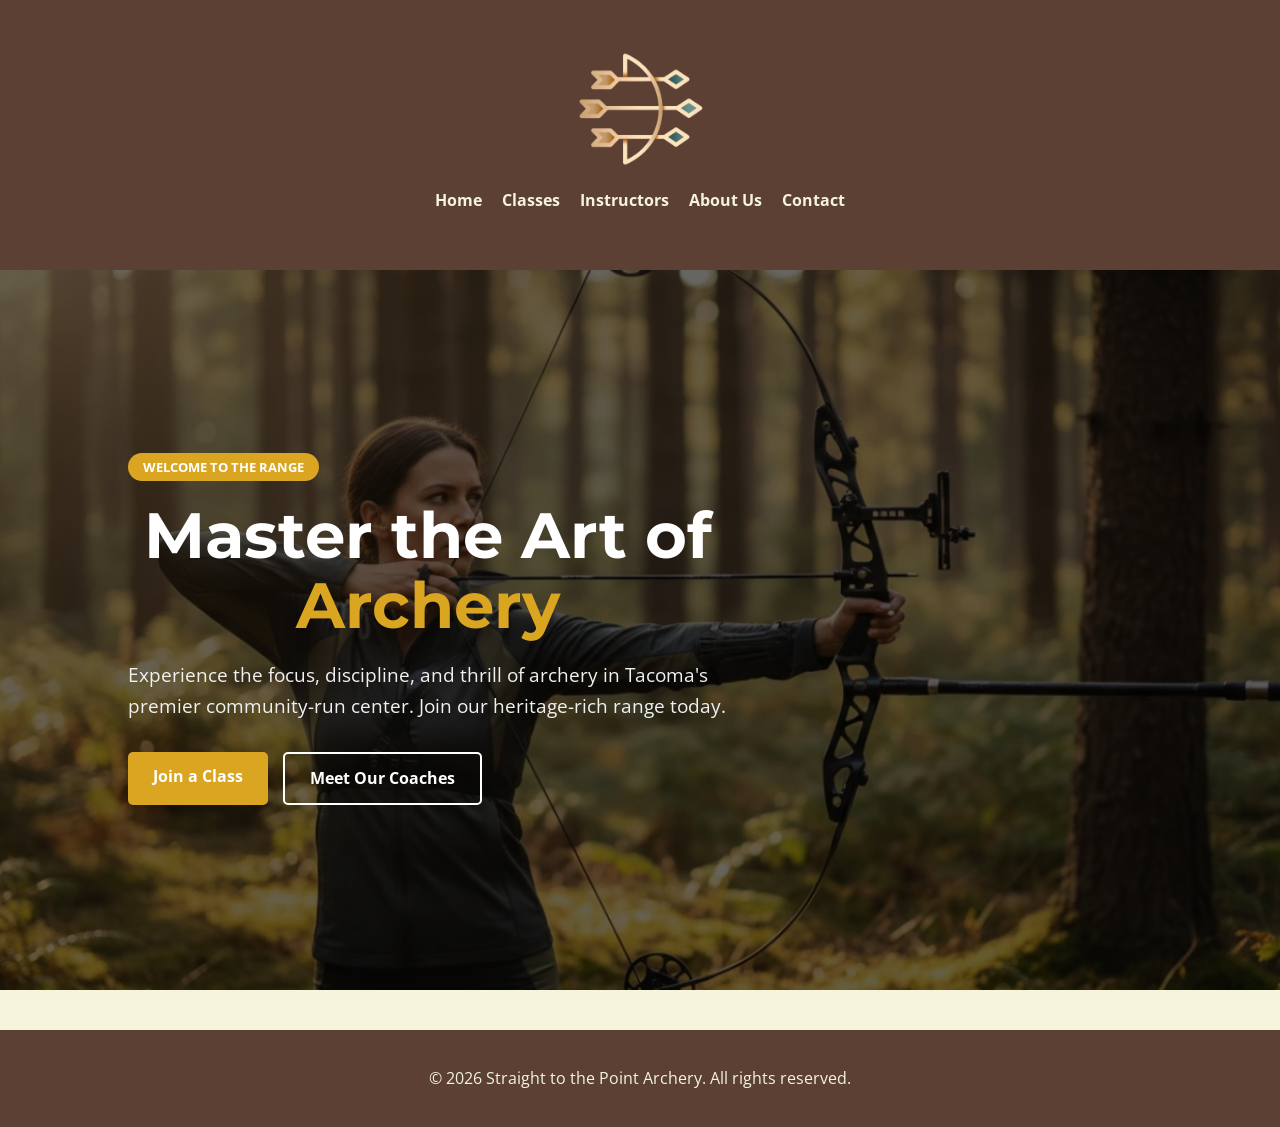
<file: index.html>
<!DOCTYPE html>
<html lang="en">
<head>
    <meta charset="UTF-8">
    <meta name="viewport" content="width=device-width, initial-scale=1.0">
    <title>Straight to the Point Archery | Home</title>
    <link href="https://fonts.googleapis.com/css?family=Montserrat:400,700&display=swap" rel="stylesheet">
    <link href="https://fonts.googleapis.com/css?family=Open+Sans:400,700&display=swap" rel="stylesheet">
    <link rel="stylesheet" href="https://cdnjs.cloudflare.com/ajax/libs/font-awesome/6.0.0/css/all.min.css">
    <link rel="stylesheet" href="css/styles.css">
</head>
<body>
    <a href="#main-content" class="skip-link">Skip to main content</a>
    <header>
        <img src="images/logo.png" alt="Straight to the Point Archery Logo">
        <nav>
            <ul>
                <li><a href="index.html">Home</a></li>
                <li><a href="classes.html">Classes</a></li>
                <li><a href="instructors.html">Instructors</a></li>
                <li><a href="about.html">About Us</a></li>
                <li><a href="contact.html">Contact</a></li>
            </ul>
        </nav>
    </header>
    <main id="main-content">
    <section class="hero">
        <div class="hero-content">
            <span class="badge">Welcome to the Range</span>
            <h1>Master the Art of <br><span class="highlight">Archery</span></h1>
            <p>Experience the focus, discipline, and thrill of archery in Tacoma's premier community-run center. Join our heritage-rich range today.</p>
            
            <div class="hero-buttons">
                <a href="classes.html" class="cta-button">Join a Class</a>
                <a href="instructors.html" class="secondary-button">Meet Our Coaches</a>
            </div>
        </div>
    </section>
</main>
    <footer>
        <p>&copy; 2026 Straight to the Point Archery. All rights reserved.</p>
    </footer>
</body>
</html>
</file>
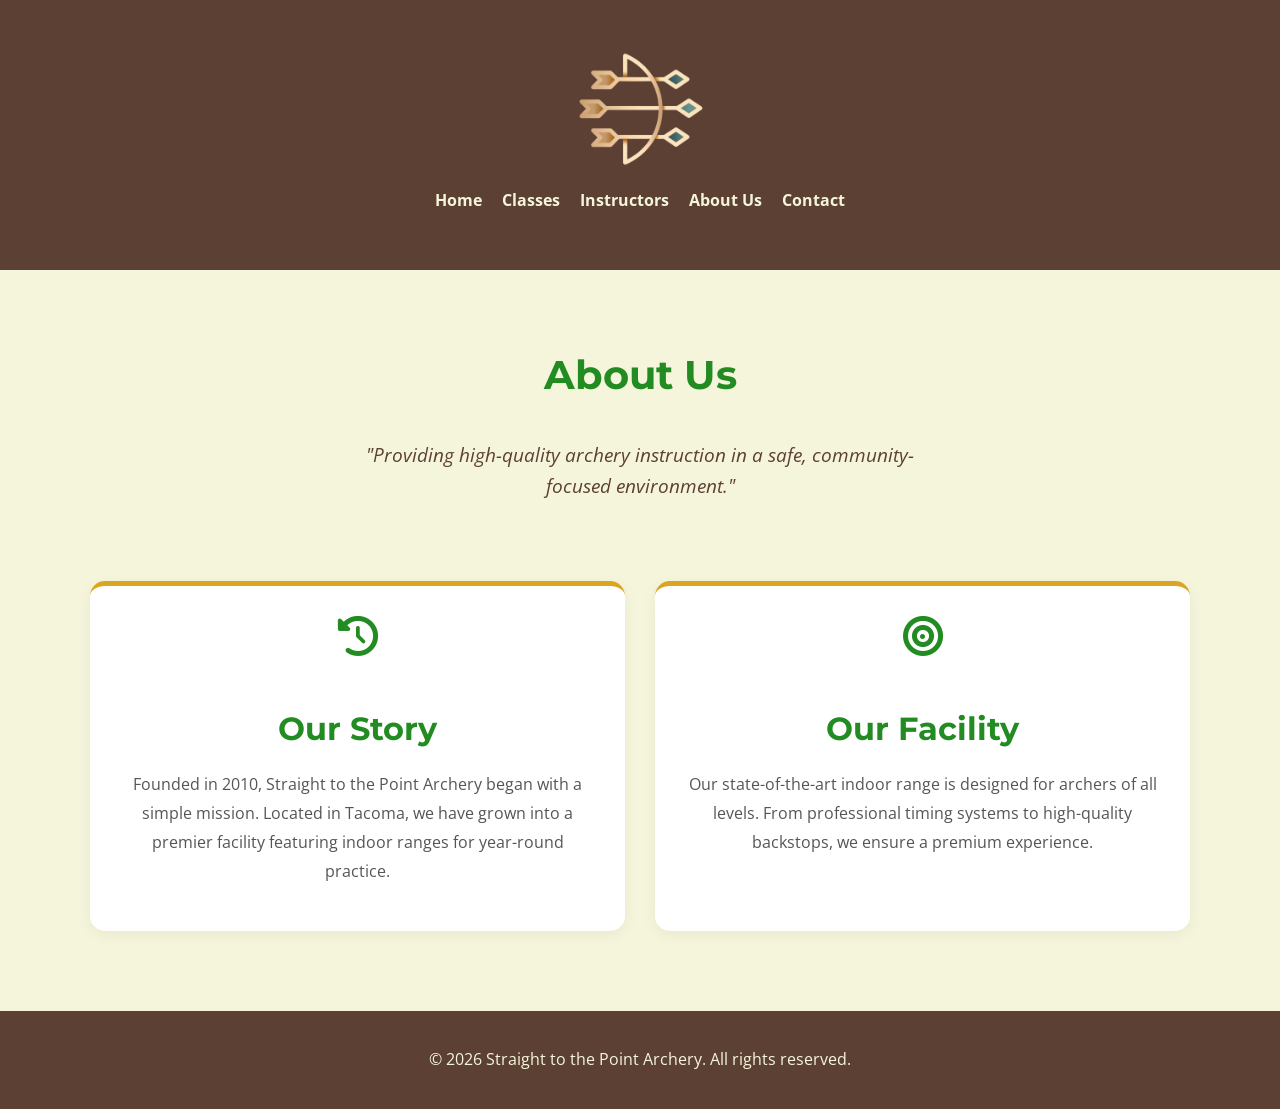
<file: about.html>
<!DOCTYPE html>
<html lang="en">
<head>
    <meta charset="UTF-8">
    <meta name="viewport" content="width=device-width, initial-scale=1.0">
    <title>Straight to the Point Archery | About Us</title>
    <link href="https://fonts.googleapis.com/css?family=Montserrat:400,700&display=swap" rel="stylesheet">
    <link href="https://fonts.googleapis.com/css?family=Open+Sans:400,700&display=swap" rel="stylesheet">
    <link rel="stylesheet" href="https://cdnjs.cloudflare.com/ajax/libs/font-awesome/6.0.0/css/all.min.css">
    <link rel="stylesheet" href="css/styles.css">
</head>
<body>
    <a href="#main-content" class="skip-link">Skip to main content</a>
    <header>
        <img src="images/logo.png" alt="Straight to the Point Archery Logo">
        <nav>
            <ul>
                <li><a href="index.html">Home</a></li>
                <li><a href="classes.html">Classes</a></li>
                <li><a href="instructors.html">Instructors</a></li>
                <li><a href="about.html">About Us</a></li>
                <li><a href="contact.html">Contact</a></li>
            </ul>
        </nav>
    </header>
    <main id="main-content" class="container">
    <section class="about-hero">
        <h1>About Us</h1>
        <p class="mission-statement">"Providing high-quality archery instruction in a safe, community-focused environment."</p>
    </section>

    <div class="about-grid">
        <section class="about-card">
            <i class="fas fa-history card-icon"></i>
            <h2>Our Story</h2>
            <p>Founded in 2010, Straight to the Point Archery began with a simple mission. Located in Tacoma, we have grown into a premier facility featuring indoor ranges for year-round practice.</p>
        </section>

        <section class="about-card">
            <i class="fas fa-bullseye card-icon"></i>
            <h2>Our Facility</h2>
            <p>Our state-of-the-art indoor range is designed for archers of all levels. From professional timing systems to high-quality backstops, we ensure a premium experience.</p>
        </section>
    </div>
</main>
    <footer>
        <p>&copy; 2026 Straight to the Point Archery. All rights reserved.</p>
    </footer>
</body>
</html>
</file>
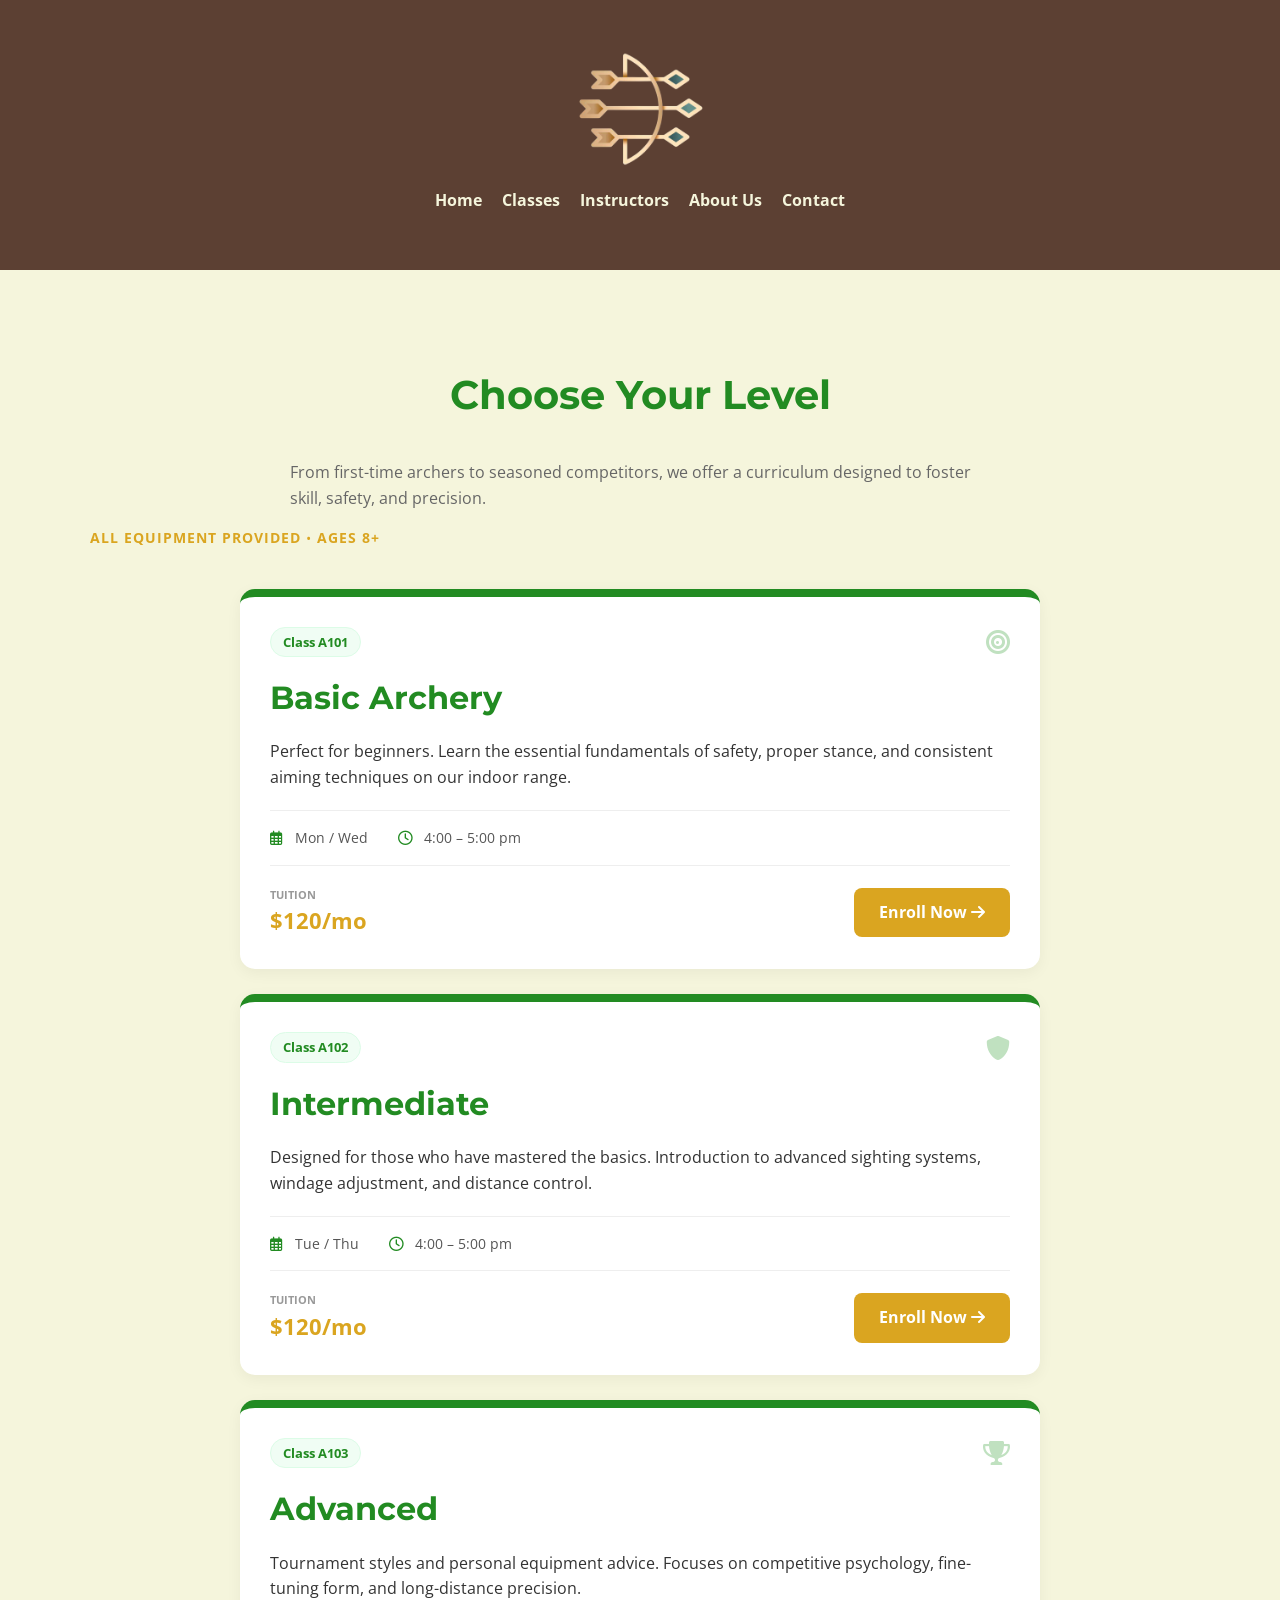
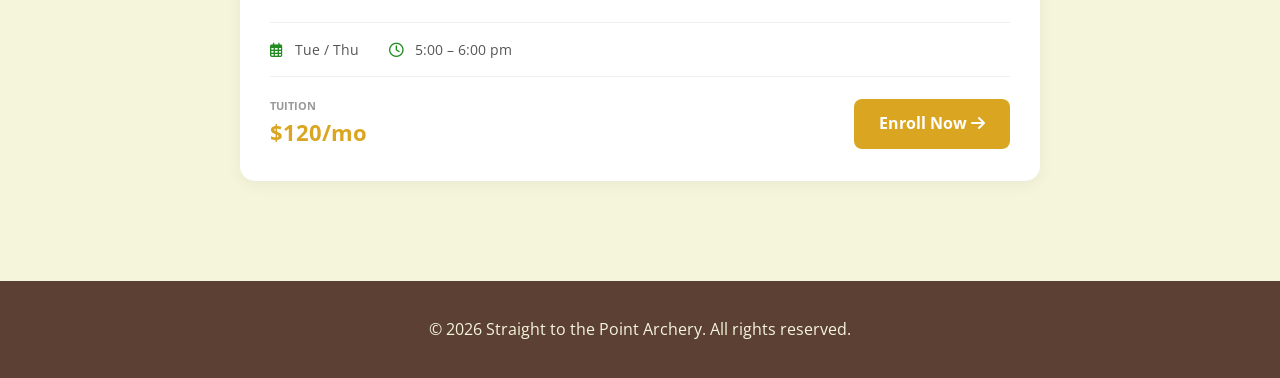
<file: classes.html>
<!DOCTYPE html>
<html lang="en">
<head>
    <meta charset="UTF-8">
    <meta name="viewport" content="width=device-width, initial-scale=1.0">
    <title>Straight to the Point Archery | Classes</title>
    <link href="https://fonts.googleapis.com/css?family=Montserrat:400,700&display=swap" rel="stylesheet">
    <link href="https://fonts.googleapis.com/css?family=Open+Sans:400,700&display=swap" rel="stylesheet">
    <link rel="stylesheet" href="https://cdnjs.cloudflare.com/ajax/libs/font-awesome/6.0.0/css/all.min.css">
    <link rel="stylesheet" href="css/styles.css">
</head>
<body>
    <a href="#main-content" class="skip-link">Skip to main content</a>
    <header>
        <img src="images/logo.png" alt="Straight to the Point Archery Logo">
        <nav>
            <ul>
                <li><a href="index.html">Home</a></li>
                <li><a href="classes.html">Classes</a></li>
                <li><a href="instructors.html">Instructors</a></li>
                <li><a href="about.html">About Us</a></li>
                <li><a href="contact.html">Contact</a></li>
            </ul>
        </nav>
    </header>
    <main id="main-content" class="container">
    <section class="section">
        <h1>Choose Your Level</h1>
        <p class="section-intro">From first-time archers to seasoned competitors, we offer a curriculum designed to foster skill, safety, and precision.</p>
        <p class="announcement"><strong>ALL EQUIPMENT PROVIDED</strong> • <strong>AGES 8+</strong></p>

        <div class="classes-container">
            <article class="class-card">
                <div class="class-header">
                    <span class="class-badge">Class A101</span>
                    <i class="fas fa-bullseye class-icon"></i>
                </div>
                <h2>Basic Archery</h2>
                <p>Perfect for beginners. Learn the essential fundamentals of safety, proper stance, and consistent aiming techniques on our indoor range.</p>
                <div class="class-details">
                    <span><i class="far fa-calendar-alt"></i> Mon / Wed</span>
                    <span><i class="far fa-clock"></i> 4:00 – 5:00 pm</span>
                </div>
                <div class="class-footer">
                    <div class="tuition">
                        <small>TUITION</small>
                        <p>$120/mo</p>
                    </div>
                    <a href="contact.html" class="enroll-button">Enroll Now <i class="fas fa-arrow-right"></i></a>
                </div>
            </article>

            <article class="class-card">
                <div class="class-header">
                    <span class="class-badge">Class A102</span>
                    <i class="fas fa-shield-alt class-icon"></i>
                </div>
                <h2>Intermediate</h2>
                <p>Designed for those who have mastered the basics. Introduction to advanced sighting systems, windage adjustment, and distance control.</p>
                <div class="class-details">
                    <span><i class="far fa-calendar-alt"></i> Tue / Thu</span>
                    <span><i class="far fa-clock"></i> 4:00 – 5:00 pm</span>
                </div>
                <div class="class-footer">
                    <div class="tuition">
                        <small>TUITION</small>
                        <p>$120/mo</p>
                    </div>
                    <a href="contact.html" class="enroll-button">Enroll Now <i class="fas fa-arrow-right"></i></a>
                </div>
            </article>

            <article class="class-card">
                <div class="class-header">
                    <span class="class-badge">Class A103</span>
                    <i class="fas fa-trophy class-icon"></i>
                </div>
                <h2>Advanced</h2>
                <p>Tournament styles and personal equipment advice. Focuses on competitive psychology, fine-tuning form, and long-distance precision.</p>
                <div class="class-details">
                    <span><i class="far fa-calendar-alt"></i> Tue / Thu</span>
                    <span><i class="far fa-clock"></i> 5:00 – 6:00 pm</span>
                </div>
                <div class="class-footer">
                    <div class="tuition">
                        <small>TUITION</small>
                        <p>$120/mo</p>
                    </div>
                    <a href="contact.html" class="enroll-button">Enroll Now <i class="fas fa-arrow-right"></i></a>
                </div>
            </article>
        </div>
    </section>
</main>
    <footer>
        <p>&copy; 2026 Straight to the Point Archery. All rights reserved.</p>
    </footer>
</body>
</html>
</file>
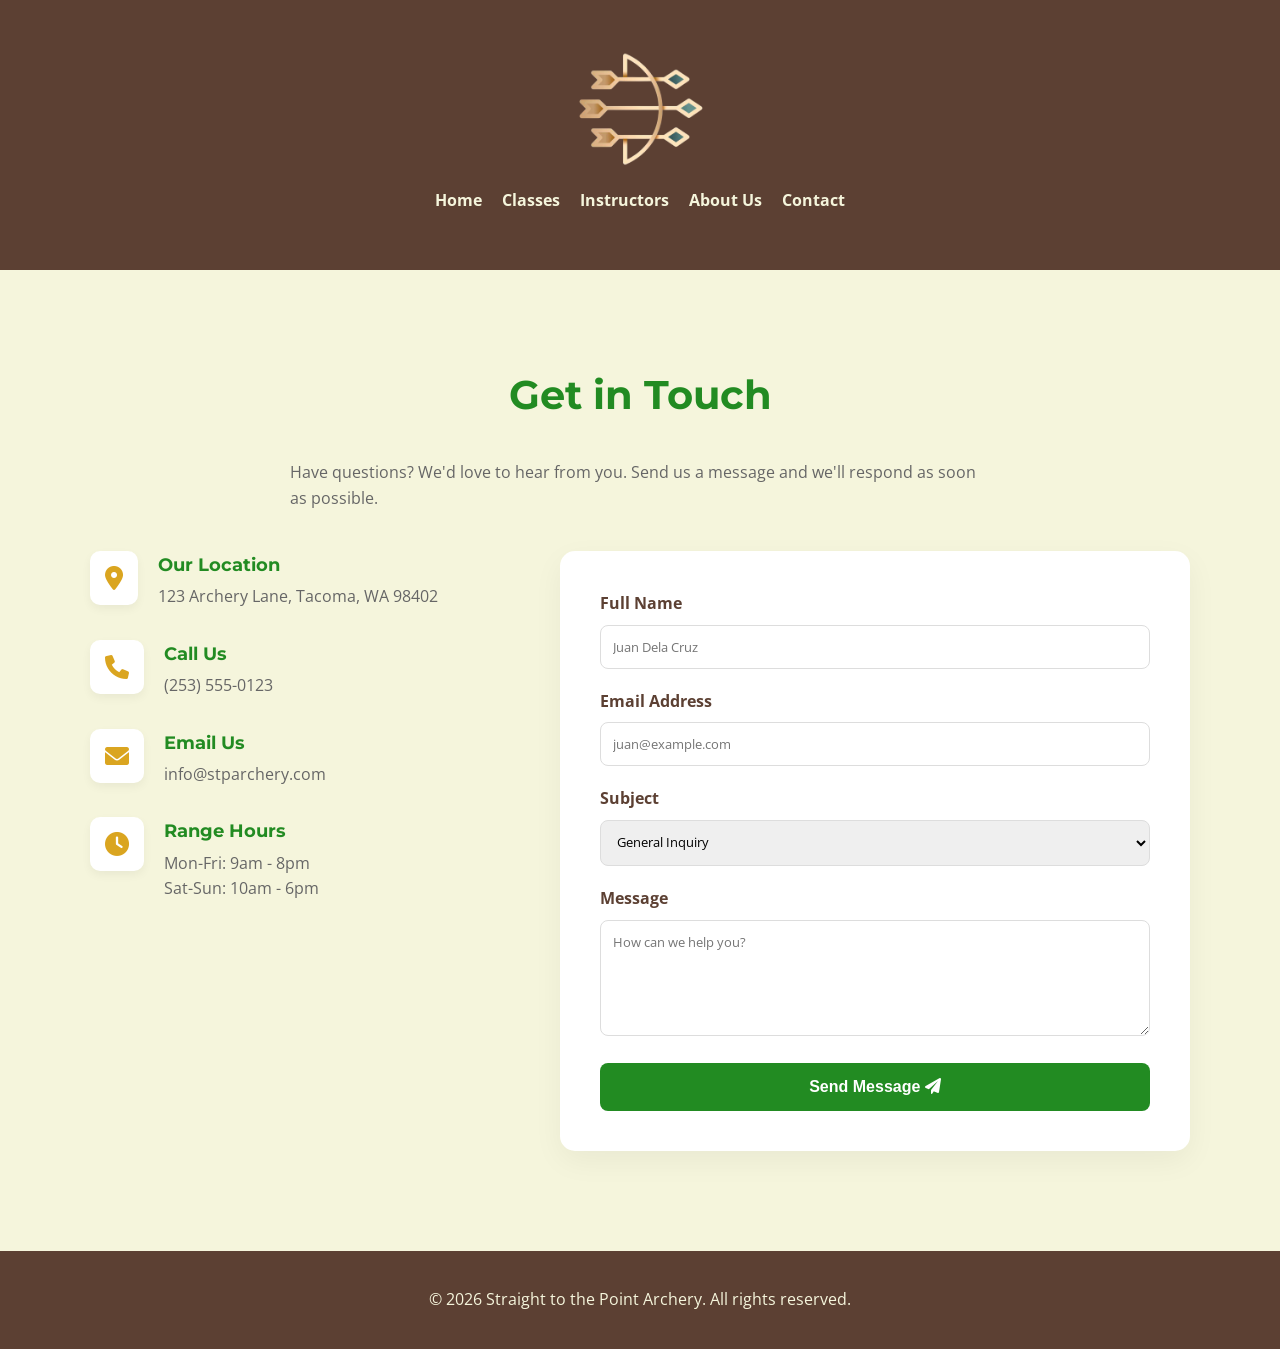
<file: contact.html>
<!DOCTYPE html>
<html lang="en">
<head>
    <meta charset="UTF-8">
    <meta name="viewport" content="width=device-width, initial-scale=1.0">
    <title>Straight to the Point Archery | Contact</title>
    <link href="https://fonts.googleapis.com/css?family=Montserrat:400,700&display=swap" rel="stylesheet">
    <link href="https://fonts.googleapis.com/css?family=Open+Sans:400,700&display=swap" rel="stylesheet">
    <link rel="stylesheet" href="https://cdnjs.cloudflare.com/ajax/libs/font-awesome/6.0.0/css/all.min.css">
    <link rel="stylesheet" href="css/styles.css">
</head>
<body>
    <a href="#main-content" class="skip-link">Skip to main content</a>
    <header>
        <img src="images/logo.png" alt="Straight to the Point Archery Logo">
        <nav>
            <ul>
                <li><a href="index.html">Home</a></li>
                <li><a href="classes.html">Classes</a></li>
                <li><a href="instructors.html">Instructors</a></li>
                <li><a href="about.html">About Us</a></li>
                <li><a href="contact.html">Contact</a></li>
            </ul>
        </nav>
    </header>
    <main id="main-content" class="container">
    <section class="section">
        <h1>Get in Touch</h1>
        <p class="section-intro">Have questions? We'd love to hear from you. Send us a message and we'll respond as soon as possible.</p>

        <div class="contact-grid">
            <div class="contact-info">
                <div class="info-item">
                    <i class="fas fa-map-marker-alt"></i>
                    <div>
                        <h3>Our Location</h3>
                        <p>123 Archery Lane, Tacoma, WA 98402</p>
                    </div>
                </div>
                <div class="info-item">
                    <i class="fas fa-phone"></i>
                    <div>
                        <h3>Call Us</h3>
                        <p>(253) 555-0123</p>
                    </div>
                </div>
                <div class="info-item">
                    <i class="fas fa-envelope"></i>
                    <div>
                        <h3>Email Us</h3>
                        <p>info@stparchery.com</p>
                    </div>
                </div>
                <div class="info-item">
                    <i class="fas fa-clock"></i>
                    <div>
                        <h3>Range Hours</h3>
                        <p>Mon-Fri: 9am - 8pm<br>Sat-Sun: 10am - 6pm</p>
                    </div>
                </div>
            </div>

            <div class="contact-form-container">
                <form action="#" class="styled-form">
                    <div class="form-group">
                        <label for="name">Full Name</label>
                        <input type="text" id="name" name="name" placeholder="Juan Dela Cruz" required>
                    </div>
                    <div class="form-group">
                        <label for="email">Email Address</label>
                        <input type="email" id="email" name="email" placeholder="juan@example.com" required>
                    </div>
                    <div class="form-group">
                        <label for="subject">Subject</label>
                        <select id="subject" name="subject">
                            <option value="general">General Inquiry</option>
                            <option value="classes">Class Registration</option>
                            <option value="private">Private Coaching</option>
                        </select>
                    </div>
                    <div class="form-group">
                        <label for="message">Message</label>
                        <textarea id="message" name="message" rows="5" placeholder="How can we help you?" required></textarea>
                    </div>
                    <button type="submit" class="submit-button">Send Message <i class="fas fa-paper-plane"></i></button>
                </form>
            </div>
        </div>
    </section>
</main>
    <footer>
        <p>&copy; 2026 Straight to the Point Archery. All rights reserved.</p>
    </footer>
</body>
</html>
</file>
<file: css/styles.css>
/* 1. Define Variables - Taylor's Palette */
:root {
    --forest-green: #228B22;
    --deep-brown: #5C4033;
    --gold-accent: #DAA520;
    --cream-white: #F5F5DC;
}

/* 2. Typography & Base Styles */
body {
    font-family: 'Open Sans', sans-serif;
    background-color: var(--cream-white);
    color: #333;
    margin: 0;
    padding: 0;
    line-height: 1.6;
    flex-direction: column; /* I-stack ang content vertically */
}

h1, h2, h3, h4, h5, h6 {
    font-family: 'Montserrat', sans-serif;
    font-weight: bold;
    color: var(--forest-green);
}

h1 { font-size: 2.5em; text-align: center; }
h2 { font-size: 2em; }

html, body {
    height: 100%; /* Kinahanglan full height ang html/body */
    margin: 0;
}

/* 3. Header & Footer */
header {
    background-color: var(--deep-brown);
    color: var(--cream-white);
    padding: 40px 0;
    text-align: center;
}

header img {
    max-width: 200px;
    height: auto;
    display: block;
    margin: 0 auto 15px;
}

footer {
    background-color: var(--deep-brown);
    color: var(--cream-white);
    text-align: center;
    padding: 20px;
    margin-top: 40px;
}

main {
    flex: 1; /* Kini ang mo-push sa footer paubos */
}

/* 4. Navigation Bar */
nav ul {
    list-style: none;
    display: flex;
    justify-content: center;
    gap: 20px;
    padding: 0;
    margin-top: 15px;
}

nav a {
    color: var(--cream-white);
    text-decoration: none;
    font-weight: bold;
}

/* 5. Design Elements */
.container {
    width: 90%;
    max-width: 1100px;
    margin: 0 auto;
}

.section {
    padding: 60px 0;
}

/* 6. Gold Button Style */
.cta-button {
    background-color: var(--gold-accent);
    color: #fff;
    padding: 12px 25px;
    border: none;
    border-radius: 5px;
    text-decoration: none;
    font-weight: bold;
    display: inline-block;
}

/* --- NEW: INSTRUCTORS CARD LAYOUT --- */

.instructors-container {
    display: grid;
    grid-template-columns: repeat(3, 1fr); /* 3 columns sa desktop */
    grid-gap: 30px;
    padding: 20px 0;
}

.instructor-card {
    background: white;
    padding: 30px;
    border-radius: 15px;
    box-shadow: 0 4px 15px rgba(0,0,0,0.1);
    text-align: center;
    transition: transform 0.3s ease, box-shadow 0.3s ease;
    border-bottom: 5px solid var(--gold-accent);
}

.instructor-card:hover {
    transform: translateY(-10px);
    box-shadow: 0 8px 25px rgba(0,0,0,0.2);
}

.instructor-photo {
    width: 180px;
    height: 180px;
    border-radius: 50%;
    border: 5px solid var(--gold-accent);
    margin-bottom: 20px;
    object-fit: cover; /* Para dili mapiat */
    display: inline-block;
}

.instructor-title {
    color: var(--gold-accent);
    font-weight: bold;
    font-size: 0.9em;
    text-transform: uppercase;
    margin-bottom: 10px;
    display: block;
}

/* --- PART 2: RESPONSIVENESS --- */

@media (max-width: 992px) {
    .instructors-container {
        grid-template-columns: repeat(2, 1fr); /* 2 columns sa tablet */
    }
}

@media (max-width: 768px) {
    nav ul {
        flex-direction: column;
        gap: 10px;
    }
    .instructors-container {
        grid-template-columns: 1fr; /* 1 column sa mobile */
    }
}

/* --- PART 4: HOVER & INTERACTIVITY --- */

a, .cta-button, button {
    transition: all 0.3s ease;
}

.cta-button:hover {
    background-color: #b8860b;
    transform: scale(1.05);
}

nav ul li a:hover {
    color: var(--gold-accent);
    text-decoration: underline;
}

/* Accessibility */
a:focus, button:focus {
    outline: 3px solid var(--forest-green);
    outline-offset: 2px;
}

.skip-link {
    position: absolute;
    top: -100px;
    left: 10px;
    background: var(--gold-accent);
    color: white;
    padding: 10px 20px;
    z-index: 1000;
    text-decoration: none;
    border-radius: 0 0 5px 5px;
    transition: top 0.3s ease;
}

.skip-link:focus {
    top: 0;
}

/* --- HERO SECTION STYLES --- */

.hero {
    height: 80vh; /* 80% sa gitas-on sa screen */
    background: linear-gradient(rgba(0, 0, 0, 0.6), rgba(0, 0, 0, 0.6)), 
                url('../images/hero-bg.png'); /* DIRI NIMO I-ADJUST ANG PHOTO NAME */
    background-size: cover;
    background-position: center;
    display: flex;
    align-items: center;
    justify-content: flex-start; /* Isandig sa left ang text */
    padding: 0 10%;
    color: white;
}

.hero-content {
    max-width: 600px;
    text-align: left;
}

.badge {
    background-color: var(--gold-accent);
    color: white;
    padding: 5px 15px;
    border-radius: 20px;
    font-size: 0.8em;
    font-weight: bold;
    text-transform: uppercase;
}

.hero h1 {
    font-size: 4em;
    color: white; /* Pution nato ang main text */
    margin: 20px 0;
    line-height: 1.1;
}

.highlight {
    color: var(--gold-accent); /* Kanang pulong nga "Archery" mahimong Gold */
}

.hero p {
    font-size: 1.2em;
    margin-bottom: 30px;
    color: #f1f1f1;
}

.hero-buttons {
    display: flex;
    gap: 15px;
}

/* Secondary Button Style (katong transparent) */
.secondary-button {
    padding: 12px 25px;
    border: 2px solid white;
    color: white;
    text-decoration: none;
    font-weight: bold;
    border-radius: 5px;
    transition: 0.3s;
}

.secondary-button:hover {
    background: white;
    color: var(--deep-brown);
}

/* Responsive fix para sa text sa mobile */
@media (max-width: 768px) {
    .hero h1 { font-size: 2.5em; }
    .hero { text-align: center; justify-content: center; padding: 0 5%; }
    .hero-buttons { flex-direction: column; }
}

/* --- CLASSES PAGE ENHANCEMENTS --- */

.section-intro {
    max-width: 700px;
    margin: 0 auto 10px;
    color: #666;
}

.announcement {
    color: var(--gold-accent);
    letter-spacing: 1px;
    font-size: 0.9em;
    margin-bottom: 40px;
}

.classes-container {
    display: flex;
    flex-direction: column;
    gap: 25px;
    max-width: 800px;
    margin: 0 auto;
}

.class-card {
    background: white;
    border-radius: 15px;
    padding: 30px;
    text-align: left;
    box-shadow: 0 4px 15px rgba(0,0,0,0.05);
    border-top: 8px solid var(--forest-green);
    position: relative;
    transition: transform 0.3s ease;
}

.class-card:hover {
    transform: scale(1.02);
}

.class-header {
    display: flex;
    justify-content: space-between;
    align-items: center;
    margin-bottom: 15px;
}

.class-badge {
    background: #f0fdf4;
    color: var(--forest-green);
    padding: 4px 12px;
    border-radius: 20px;
    font-size: 0.8em;
    font-weight: bold;
    border: 1px solid #dcfce7;
}

.class-icon {
    font-size: 1.5em;
    color: #c0e1c0;
}

.class-card h2 {
    margin: 0 0 15px 0;
    color: var(--forest-green);
    text-align: left;
}

.class-details {
    display: flex;
    gap: 30px;
    margin: 20px 0;
    padding: 15px 0;
    border-top: 1px solid #eee;
    border-bottom: 1px solid #eee;
    font-size: 0.9em;
    color: #555;
}

.class-details i {
    color: var(--forest-green);
    margin-right: 8px;
}

.class-footer {
    display: flex;
    justify-content: space-between;
    align-items: center;
}

.tuition small {
    display: block;
    color: #999;
    font-size: 0.7em;
    font-weight: bold;
}

.tuition p {
    font-size: 1.4em;
    font-weight: bold;
    color: var(--gold-accent);
    margin: 0;
}

.enroll-button {
    background-color: var(--gold-accent);
    color: white;
    padding: 12px 25px;
    border-radius: 8px;
    text-decoration: none;
    font-weight: bold;
    transition: 0.3s;
}

.enroll-button:hover {
    background-color: #b8860b;
    box-shadow: 0 4px 10px rgba(218, 165, 32, 0.4);
}

/* --- ABOUT PAGE ENHANCEMENTS --- */

.about-hero {
    padding: 40px 0;
    text-align: center;
}

.mission-statement {
    font-style: italic;
    font-size: 1.2em;
    color: var(--deep-brown);
    max-width: 600px;
    margin: 0 auto;
}

.about-grid {
    display: grid;
    grid-template-columns: repeat(auto-fit, minmax(300px, 1fr));
    gap: 30px;
    padding: 40px 0;
}

.about-card {
    background: white;
    padding: 30px;
    border-radius: 15px;
    box-shadow: 0 4px 15px rgba(0,0,0,0.05);
    text-align: center;
    border-top: 5px solid var(--gold-accent);
}

.card-icon {
    font-size: 2.5em;
    color: var(--forest-green);
    margin-bottom: 20px;
}

.about-card h2 {
    color: var(--forest-green);
    margin-bottom: 15px;
}

.about-card p {
    color: #555;
    line-height: 1.8;
}

/* --- CONTACT PAGE ENHANCEMENTS --- */

.contact-grid {
    display: grid;
    grid-template-columns: 1fr 1.5fr; /* Info sa left, Form sa right */
    gap: 50px;
    margin-top: 40px;
    text-align: left;
}

.contact-info {
    display: flex;
    flex-direction: column;
    gap: 30px;
}

.info-item {
    display: flex;
    gap: 20px;
    align-items: flex-start;
}

.info-item i {
    font-size: 1.5em;
    color: var(--gold-accent);
    background: white;
    padding: 15px;
    border-radius: 10px;
    box-shadow: 0 4px 10px rgba(0,0,0,0.05);
}

.info-item h3 {
    margin: 0 0 5px 0;
    font-size: 1.1em;
    color: var(--forest-green);
}

.info-item p {
    margin: 0;
    color: #666;
}

/* Contact Form Styling */
.contact-form-container {
    background: white;
    padding: 40px;
    border-radius: 15px;
    box-shadow: 0 10px 30px rgba(0,0,0,0.05);
}

.form-group {
    margin-bottom: 20px;
}

.form-group label {
    display: block;
    font-weight: bold;
    margin-bottom: 8px;
    color: var(--deep-brown);
}

.form-group input, 
.form-group select, 
.form-group textarea {
    width: 100%;
    padding: 12px;
    border: 1px solid #ddd;
    border-radius: 8px;
    font-family: inherit;
    box-sizing: border-box; /* Importante para dili molapas sa container */
}

.form-group input:focus, 
.form-group textarea:focus {
    outline: none;
    border-color: var(--forest-green);
    box-shadow: 0 0 0 3px rgba(34, 139, 34, 0.1);
}

.submit-button {
    width: 100%;
    background-color: var(--forest-green);
    color: white;
    padding: 15px;
    border: none;
    border-radius: 8px;
    font-weight: bold;
    font-size: 1em;
    cursor: pointer;
    transition: 0.3s;
}

.submit-button:hover {
    background-color: #1a6b1a;
    transform: translateY(-2px);
    box-shadow: 0 5px 15px rgba(0,0,0,0.1);
}

/* Responsive Fix */
@media (max-width: 850px) {
    .contact-grid {
        grid-template-columns: 1fr; /* Mag-top and bottom na sila sa mobile */
    }
}
</file>
